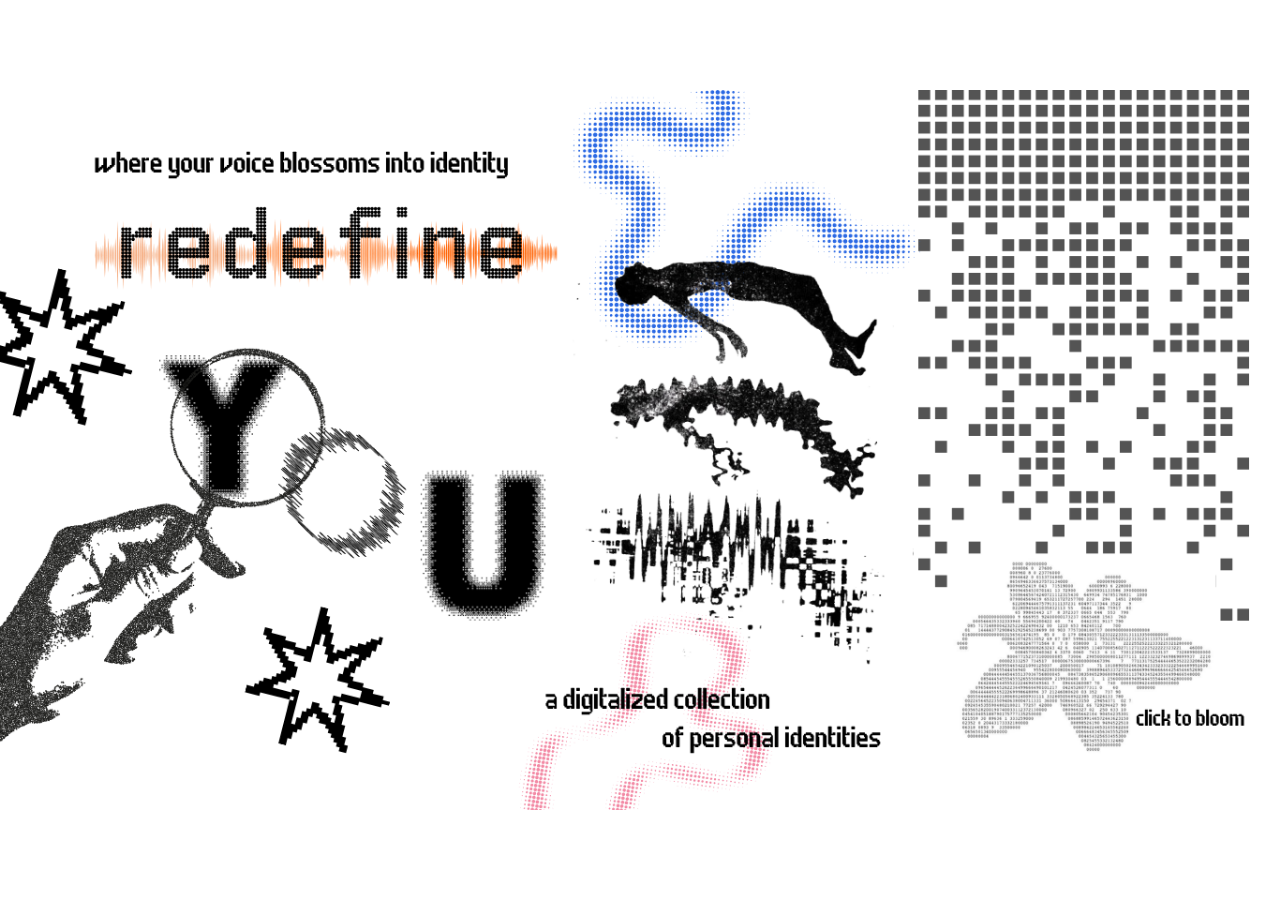
<file: index.html>
<!DOCTYPE html>
<html lang="en">
<head>
    <meta charset="UTF-8">
    <meta name="viewport" content="width=device-width, initial-scale=1.0">
    <title>Sonic Flower ID</title>

    <link rel="stylesheet" href="style.css">
</head>
<body>

<div class="intro-page">

    <img src="assets/intro.png"

     class="intro-bg">

<button id="flowerButton"

        class="flower-button">

</button>

    <div id="transitionCover"
         class="transition-cover">
    </div>

</div>

<script src="script.js"></script>

</body>
</html>
</file>
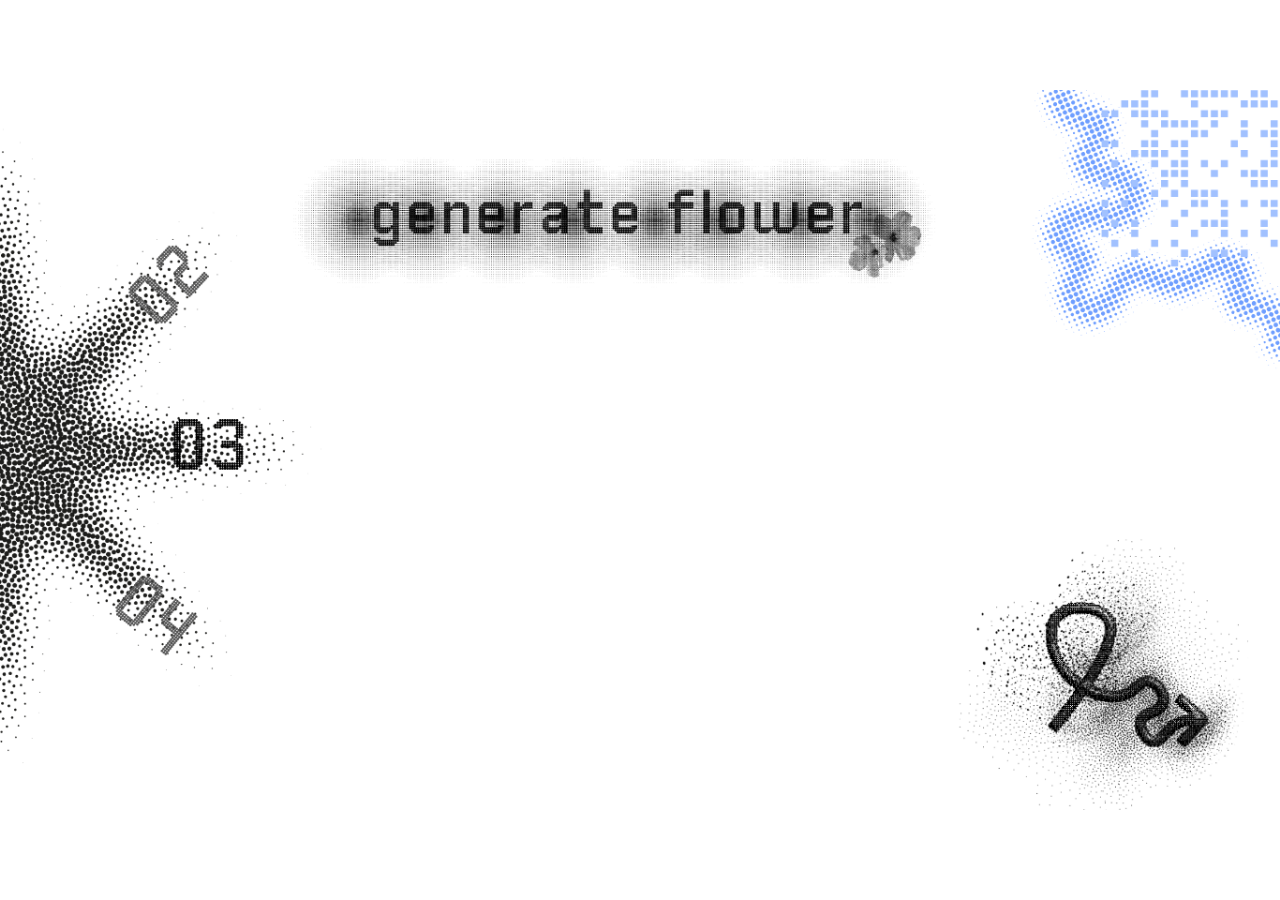
<file: generate.html>
<!DOCTYPE html>
<html lang="en">
<head>
    <meta charset="UTF-8">
    <title>Generate Flower</title>
    <link rel="stylesheet" href="generate.css">
</head>
<body>

<div class="generate-page">

    <img src="assets/generate.png" class="page-bg" alt="Generate Flower Page">

    <button
        id="generateBtn"
        class="generate-area"
        aria-label="Generate Flower">
    </button>

    <button id="idCardBtn" class="id-card-area"></button>

    <canvas id="flowerCanvas"></canvas>

    <div id="loadingMessage" class="loading-message">
        Generating your Sonic Flower...
    </div>

</div>

<script src="generate.js"></script>

</body>
</html>
</file>
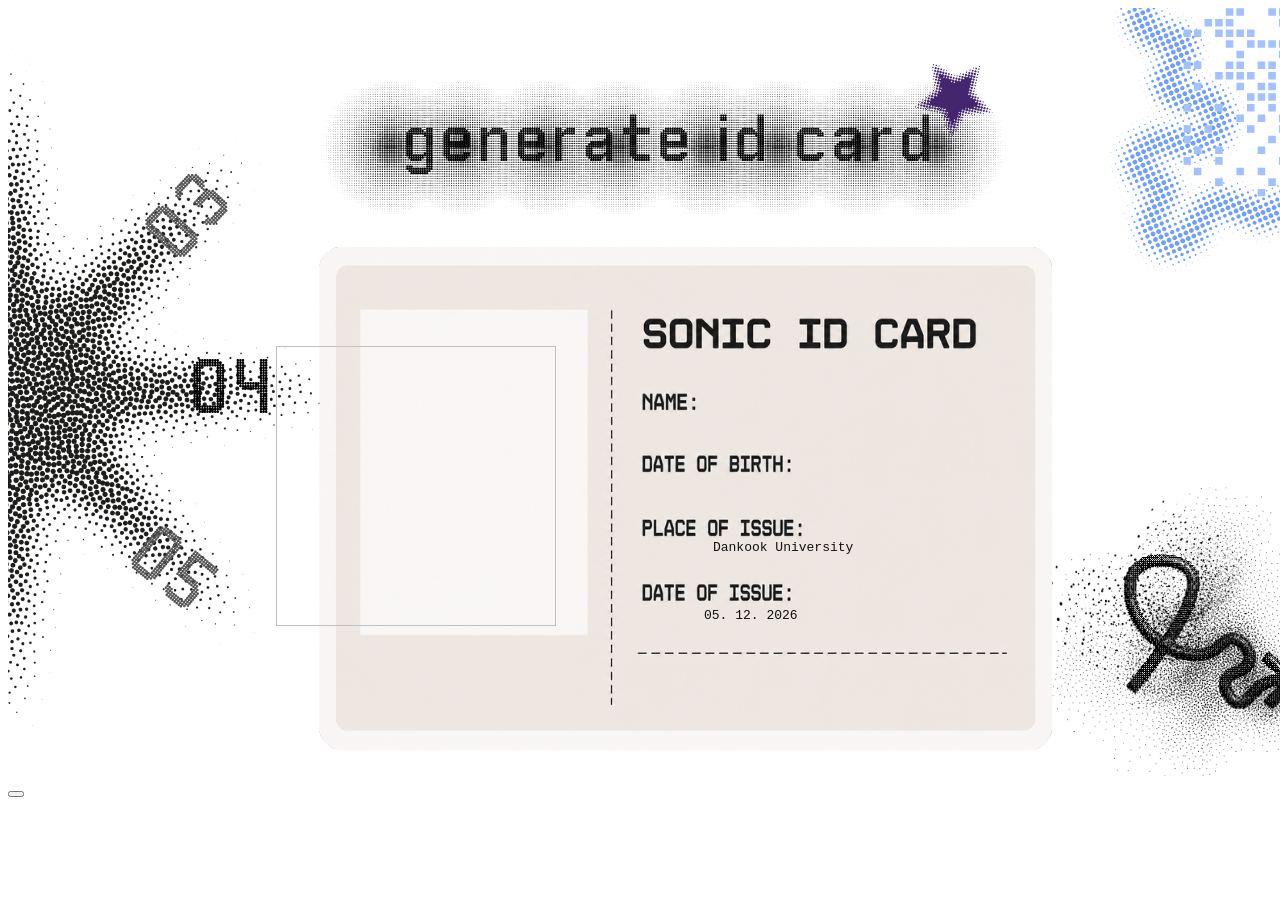
<file: idcard.html>
<!DOCTYPE html>
<html lang="en">
<head>
    <meta charset="UTF-8">
    <title>ID Card</title>
    <link rel="stylesheet" href="idcard.css">
</head>
<body>

<div class="idcard-page">

    <img src="assets/idcard.png" class="idcard-bg">

    <!-- Generate ID Card 클릭 영역 -->
    <button
        id="generateIdBtn"
        class="generate-id-area">
    </button>

    <!-- 꽃 -->
    <img id="flowerImage" class="flower-image">

    <!-- 텍스트 -->
    <div id="cardName" class="card-text name-text"></div>

    <div id="cardBirthday"
         class="card-text birthday-text"></div>

    <div class="card-text place-text">
        Dankook University
    </div>

    <div id="cardDate"
         class="card-text date-text"></div>

</div>

<script src="idcard.js"></script>

</body>
</html>
</file>
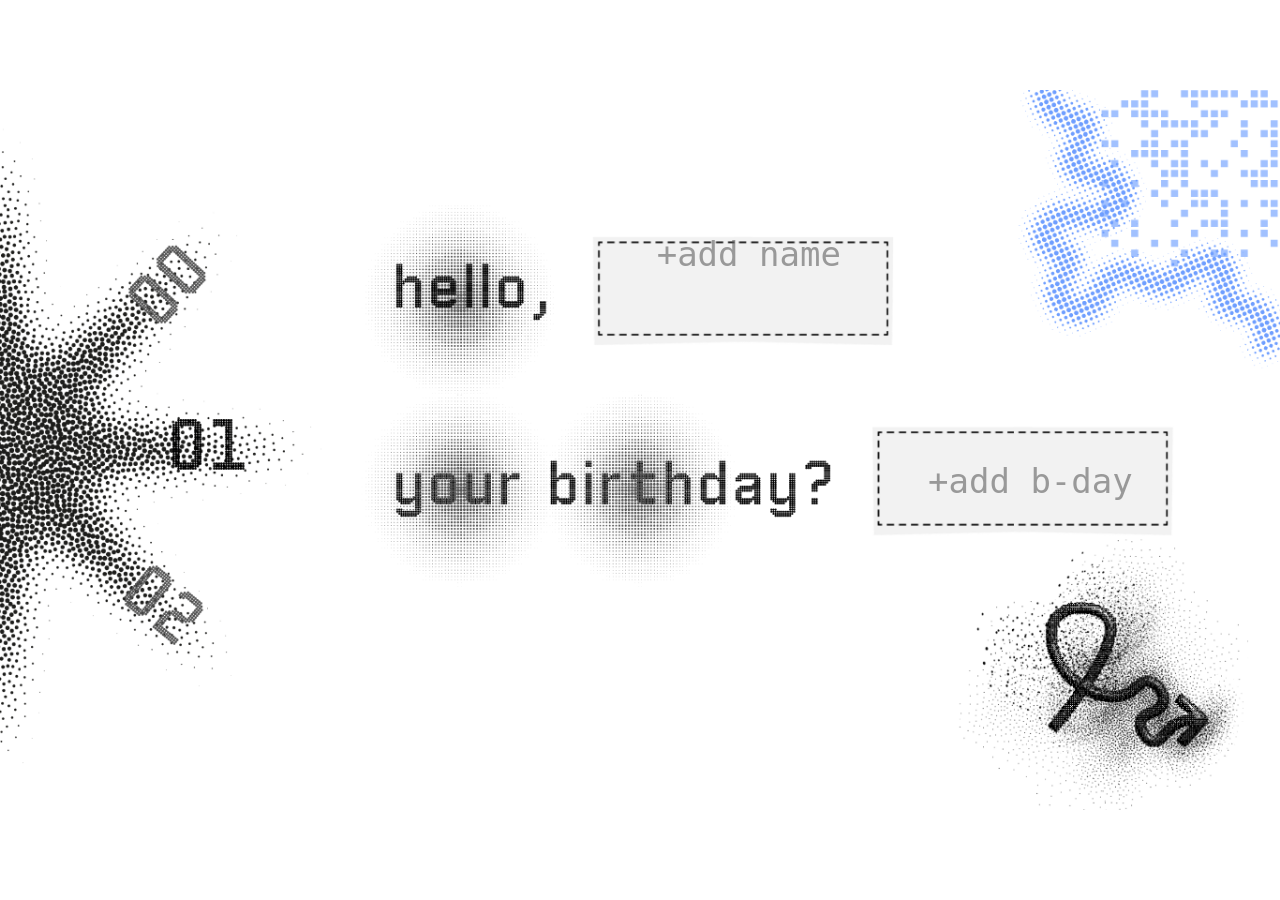
<file: identity.html>
<!DOCTYPE html>
<html lang="en">
<head>
    <meta charset="UTF-8">
    <meta name="viewport" content="width=device-width, initial-scale=1.0">
    <title>Identity</title>

    <link rel="stylesheet" href="identity.css">
</head>
<body>

    <div class="identity-page">

        <!-- 배경 이미지 -->
        <img src="assets/identity.png" class="page-bg" alt="Identity Page">

        <!-- 이름 입력 -->
        <input
            id="nameInput"
            class="text-input name-input"
            type="text"
            placeholder="+add name"
        >

        <!-- 생일 입력 -->
        <input
            id="birthdayInput"
            class="text-input birthday-input"
            type="text"
            placeholder="+add b-day"
        >

        <!-- 오른쪽 아래 화살표 클릭 영역 -->
        <button
            id="nextBtn"
            class="next-area"
            aria-label="Next Page">
        </button>

    </div>

    <!-- 여기 중요 -->
    <script src="identity.js"></script>

</body>
</html>
</file>
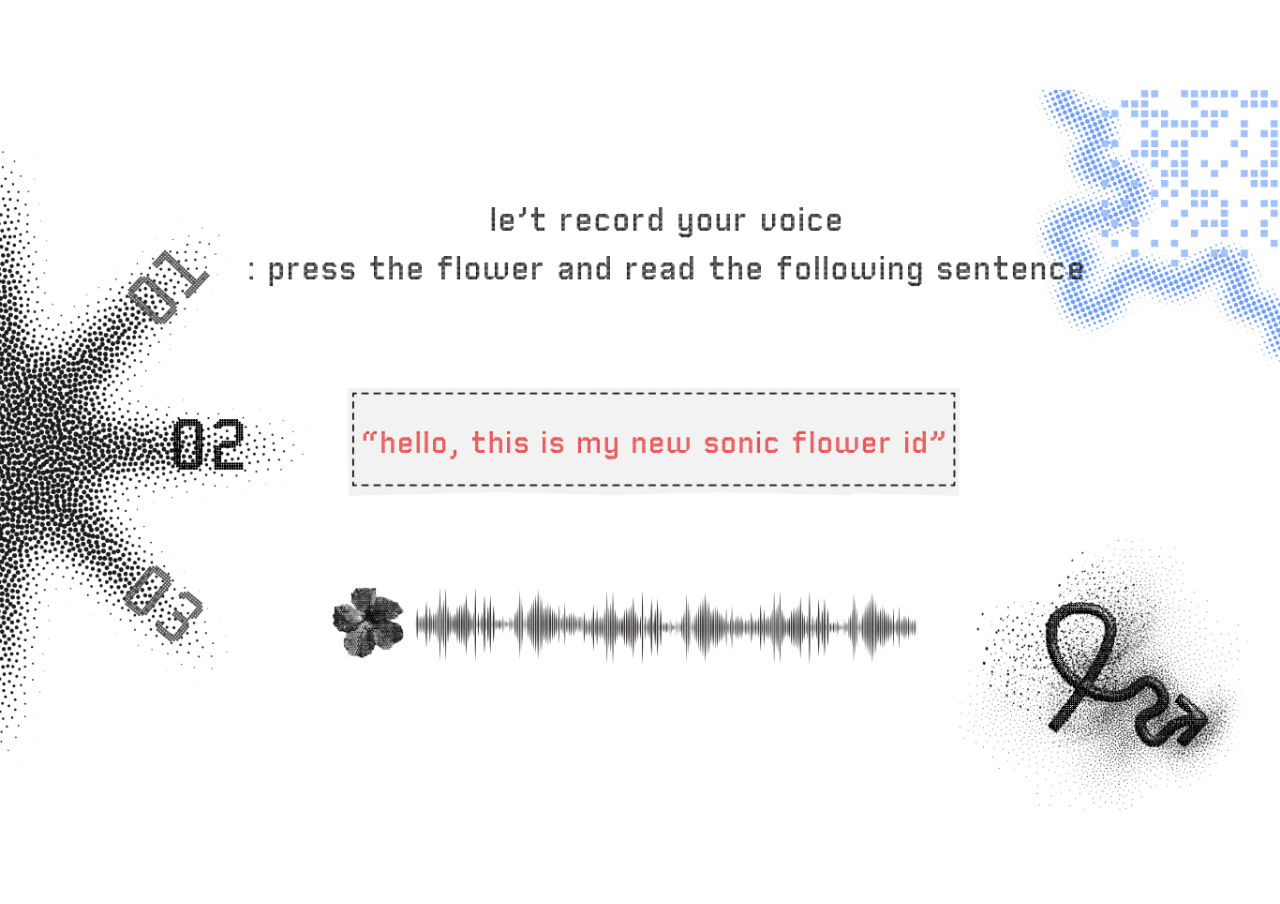
<file: voice.html>
<!DOCTYPE html>
<html lang="en">
<head>
    <meta charset="UTF-8">
    <title>Voice</title>
    <link rel="stylesheet" href="voice.css">
</head>
<body>

<div class="voice-page">

    <img src="assets/voice.png" class="page-bg">

    <!-- 꽃 클릭 영역 -->
    <button id="recordBtn" class="flower-area"></button>

    <!-- 녹음 완료 메시지 -->
    <div id="recordMessage" class="record-message"></div>

    <!-- 화살표 클릭 영역 -->
    <button id="nextBtn" class="next-area"></button>

</div>

<script src="voice.js"></script>

</body>
</html>
</file>
<file: style.css>
*{
    margin:0;
    padding:0;
    box-sizing:border-box;
}

body{
    overflow:hidden;
    background:white;
}

.intro-page{
    position:relative;
    width:100vw;
    height:100vh;
}

.intro-bg{
    width:100%;
    height:100%;
    object-fit:contain;
}

/* 오른쪽 아래 꽃 */

.flower-button{

    position:absolute;

    right:70px;
    bottom:95px;

    width:260px;
    height:220px;

    background:transparent;
    border:none;
    cursor:pointer;
}

@keyframes flowerSway{

    0%{

        transform:
                scale(1.15)
                rotate(-1deg);
    }

    50%{

        transform:
                scale(1.18)
                rotate(1.5deg);
    }

    100%{

        transform:
                scale(1.15)
                rotate(-1deg);
    }
}

.transition-cover{

    position:fixed;

    inset:0;

    background:white;

    opacity:0;

    pointer-events:none;

    transition:
            opacity 0.8s ease;
}

.transition-cover.active{

    opacity:1;
}
</file>
<file: generate.css>
* {
    margin: 0;
    padding: 0;
    box-sizing: border-box;
}

body {
    overflow: hidden;
    background: white;
}

.generate-page {
    position: relative;
    width: 100vw;
    height: 100vh;
}

.page-bg {
    width: 100%;
    height: 100%;
    object-fit: contain;
    display: block;
}

.generate-area {
    position: absolute;
    left: 24%;
    top: 8%;
    width: 52%;
    height: 14%;

    background: transparent;
    border: none;
    cursor: pointer;
    z-index: 30;
}

#flowerCanvas {
    position: absolute;
    left: 50%;
    top: 56%;
    transform: translate(-50%, -50%);

    width: 520px;
    height: 520px;

    z-index: 10;
    pointer-events: none;
}

.loading-message {
    position: absolute;
    left: 50%;
    top: 52%;
    transform: translate(-50%, -50%);

    font-family: monospace;
    font-size: 32px;
    color: #555;

    z-index: 100;
    display: none;
    pointer-events: none;
}

.id-card-area {

    position: absolute;

    right: 7%;

    bottom: 17%;

    width: 12%;

    height: 18%;

    background: transparent;

    border: none;

    cursor: pointer;

    z-index: 30;

}
</file>
<file: idcard.css>
.flower-image {
    position: absolute;
    left: 32.5%;
    top: 54%;
    width: 280px;
    height: 280px;
    object-fit: contain;
    transform: translate(-50%, -50%);
    z-index: 10;
}

.card-text {
    position: absolute;
    font-family: monospace;
    font-size: 13px;
    color: #111;
    z-index: 20;
}

.name-text {
    left: 49.5%;
    top: 45%;
}

.birthday-text {
    left: 55%;
    top: 52.8%;
}

.place-text {
    left: 55.7%;
    top: 60%;
}

.date-text {
    left: 55%;
    top: 67.5%;
}
</file>
<file: identity.css>
* {
    margin: 0;
    padding: 0;
    box-sizing: border-box;
}

body {
    overflow: hidden;
    background: white;
}

.identity-page {
    position: relative;
    width: 100vw;
    height: 100vh;
}

.page-bg {
    width: 100%;
    height: 100%;
    object-fit: contain;
    display: block;
}

.text-input {
    position: absolute;
    border: none;
    background: transparent;
    font-family: monospace;
    font-size: 34px;
    color: #222;
    text-align: center;
    outline: none;
    z-index: 10;
    padding: 0;
    height: 70px;
    line-height: 70px;
}

.text-input::placeholder {
    color: rgba(80, 80, 80, 0.55);
}

.name-input {
    left: 47%;
    top: 24.3%;
    width: 23%;
}

.birthday-input {
    left: 69%;
    top: 49.5%;
    width: 23%;
}

.next-area {
    position: absolute;
    right: 7%;
    bottom: 17%;
    width: 12%;
    height: 18%;
    background: transparent;
    border: none;
    cursor: pointer;
    z-index: 10;
}
</file>
<file: voice.css>
*{
    margin:0;
    padding:0;
    box-sizing:border-box;
}

body{
    overflow:hidden;
}

.voice-page{
    position:relative;
    width:100vw;
    height:100vh;
}

.page-bg{
    width:100%;
    height:100%;
    object-fit:contain;
}

/* 꽃 */

.flower-area {
    position: absolute;
    left: 26%;
    top: 68%;
    width: 6%;
    height: 9%;
    background: transparent;
    border: none;
    cursor: pointer;
    z-index: 10;
}

.next-area {
    position: absolute;
    right: 7%;
    bottom: 17%;
    width: 12%;
    height: 18%;
    background: transparent;
    border: none;
    cursor: pointer;
    z-index: 10;
}


.record-status{
    position:absolute;

    left:50%;
    top:75%;

    transform:translateX(-50%);

    font-size:24px;
    font-family:monospace;

    color:#333;

    z-index:10;
}

.record-message{

    position:absolute;

    left:50%;

    top:78%;

    transform:translateX(-50%);

    font-family:monospace;

    font-size:24px;

    color:#4a4a4a;

    z-index:20;

}
</file>
